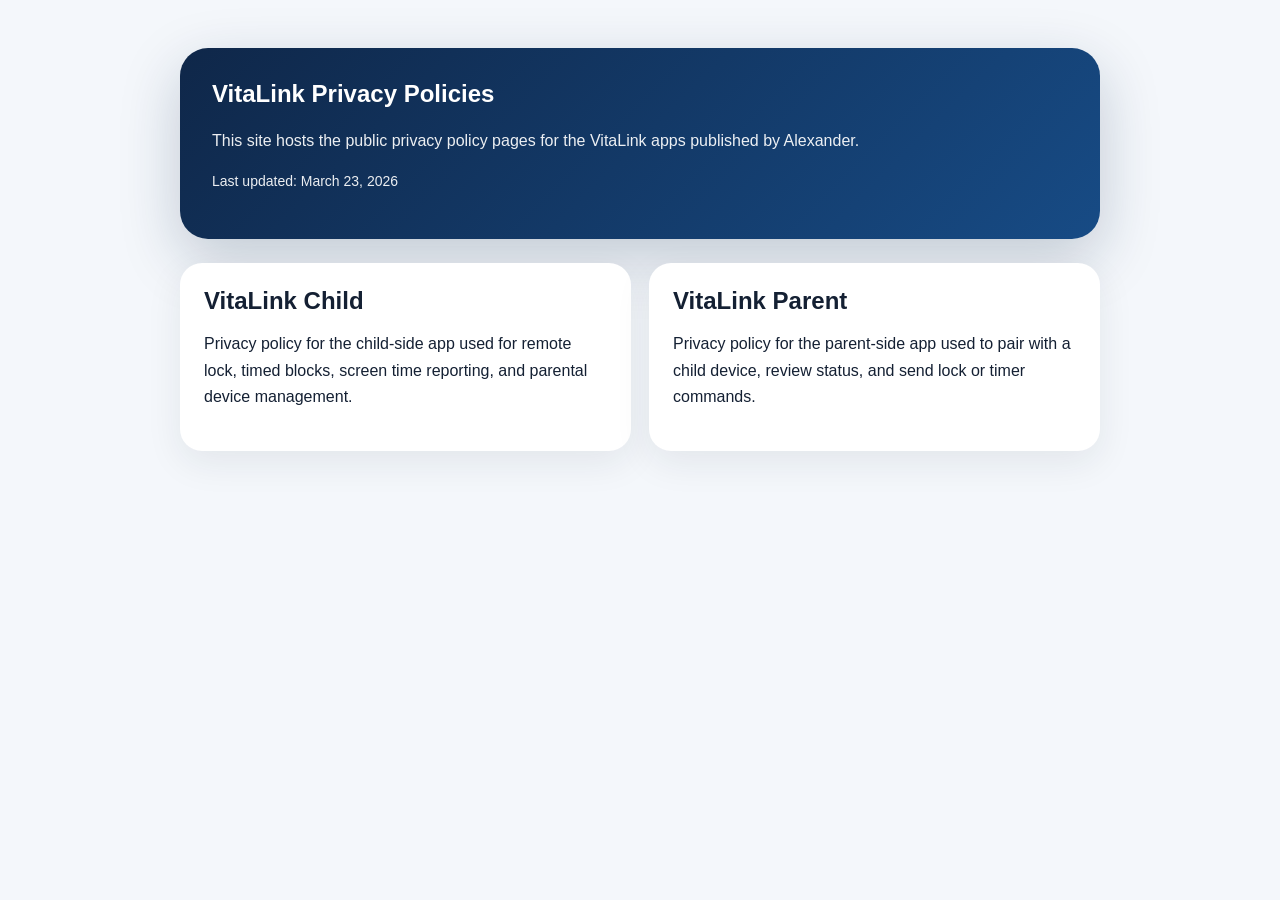
<file: index.html>
<!doctype html>
<html lang="en">
  <head>
    <meta charset="utf-8" />
    <meta name="viewport" content="width=device-width, initial-scale=1" />
    <title>VitaLink Privacy Policies</title>
    <link rel="stylesheet" href="/privacy.css" />
  </head>
  <body>
    <main class="page">
      <section class="hero">
        <h1>VitaLink Privacy Policies</h1>
        <p>
          This site hosts the public privacy policy pages for the VitaLink apps
          published by Alexander.
        </p>
        <p class="meta">Last updated: March 23, 2026</p>
      </section>

      <section class="grid">
        <a class="tile" href="/vitalink-child-privacy.html">
          <h2>VitaLink Child</h2>
          <p>
            Privacy policy for the child-side app used for remote lock,
            timed blocks, screen time reporting, and parental device
            management.
          </p>
        </a>

        <a class="tile" href="/vitalink-parent-privacy.html">
          <h2>VitaLink Parent</h2>
          <p>
            Privacy policy for the parent-side app used to pair with a child
            device, review status, and send lock or timer commands.
          </p>
        </a>
      </section>
    </main>
  </body>
</html>
</file>
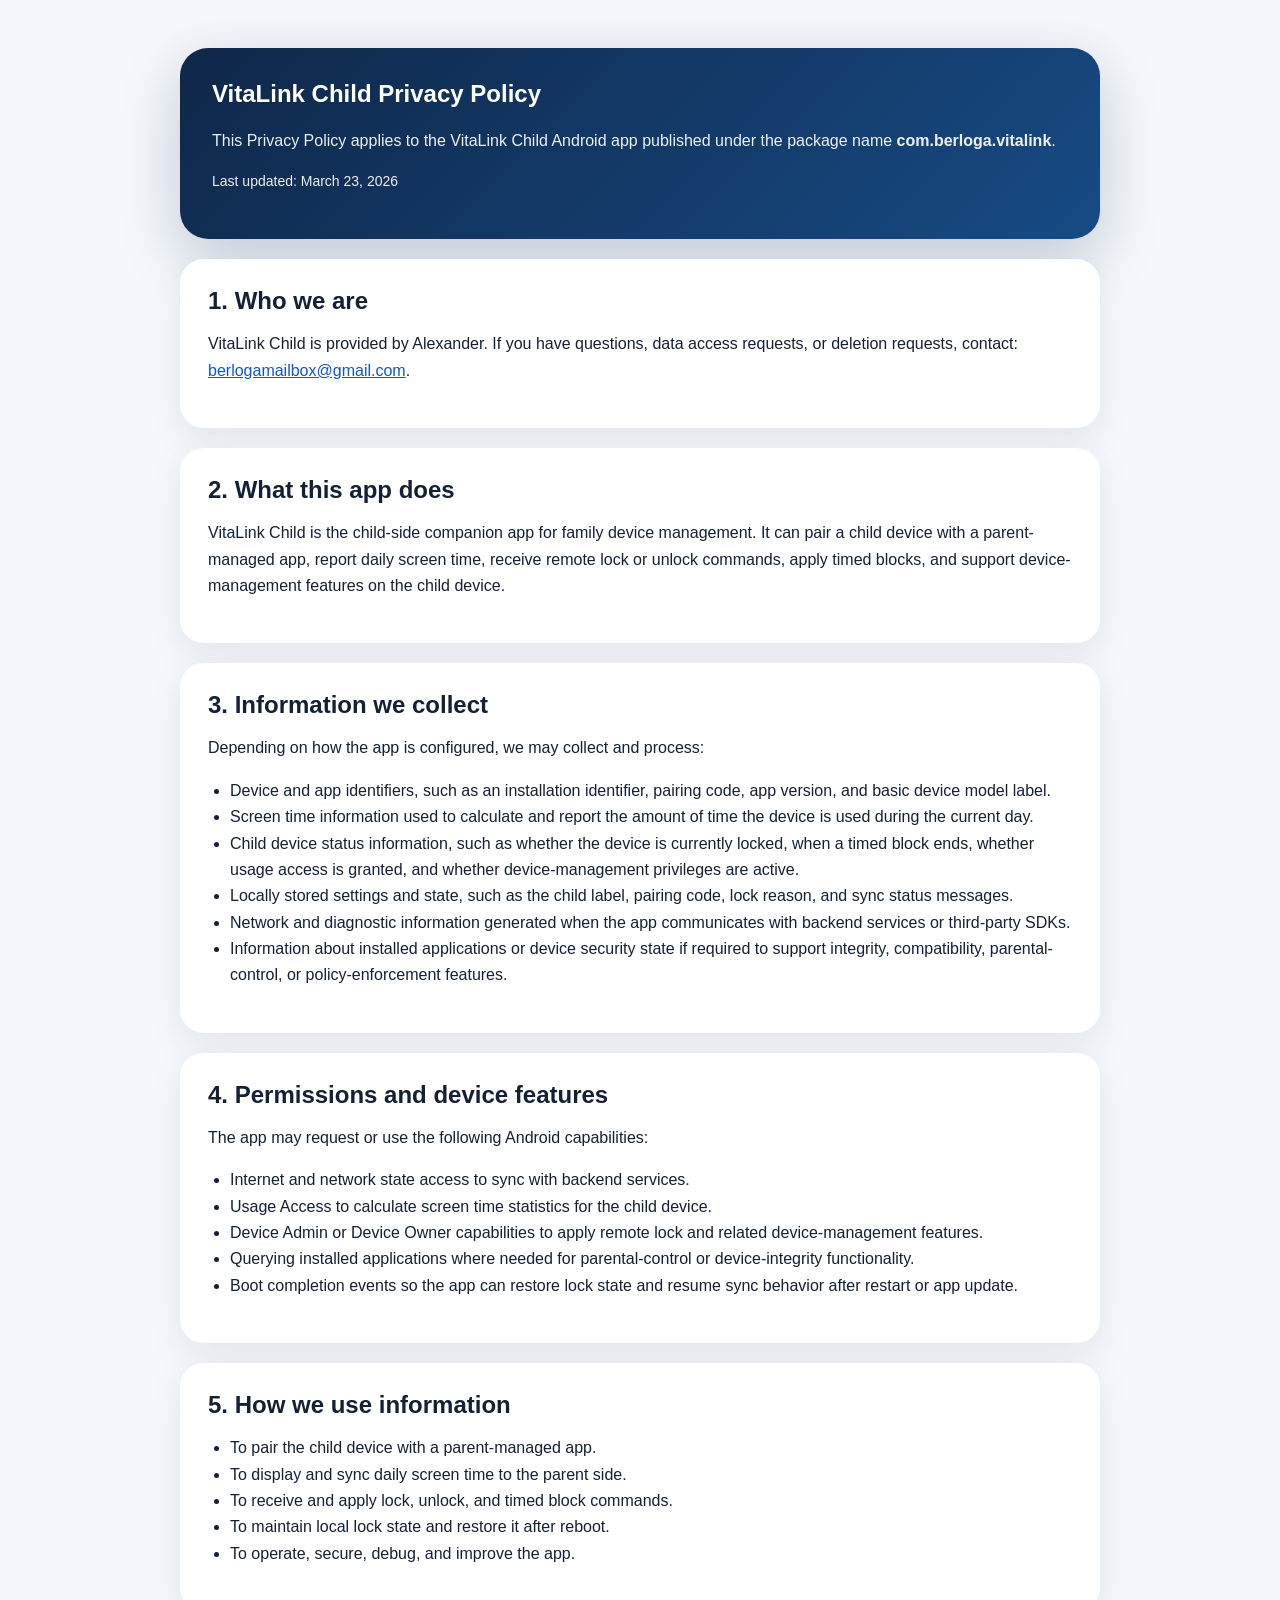
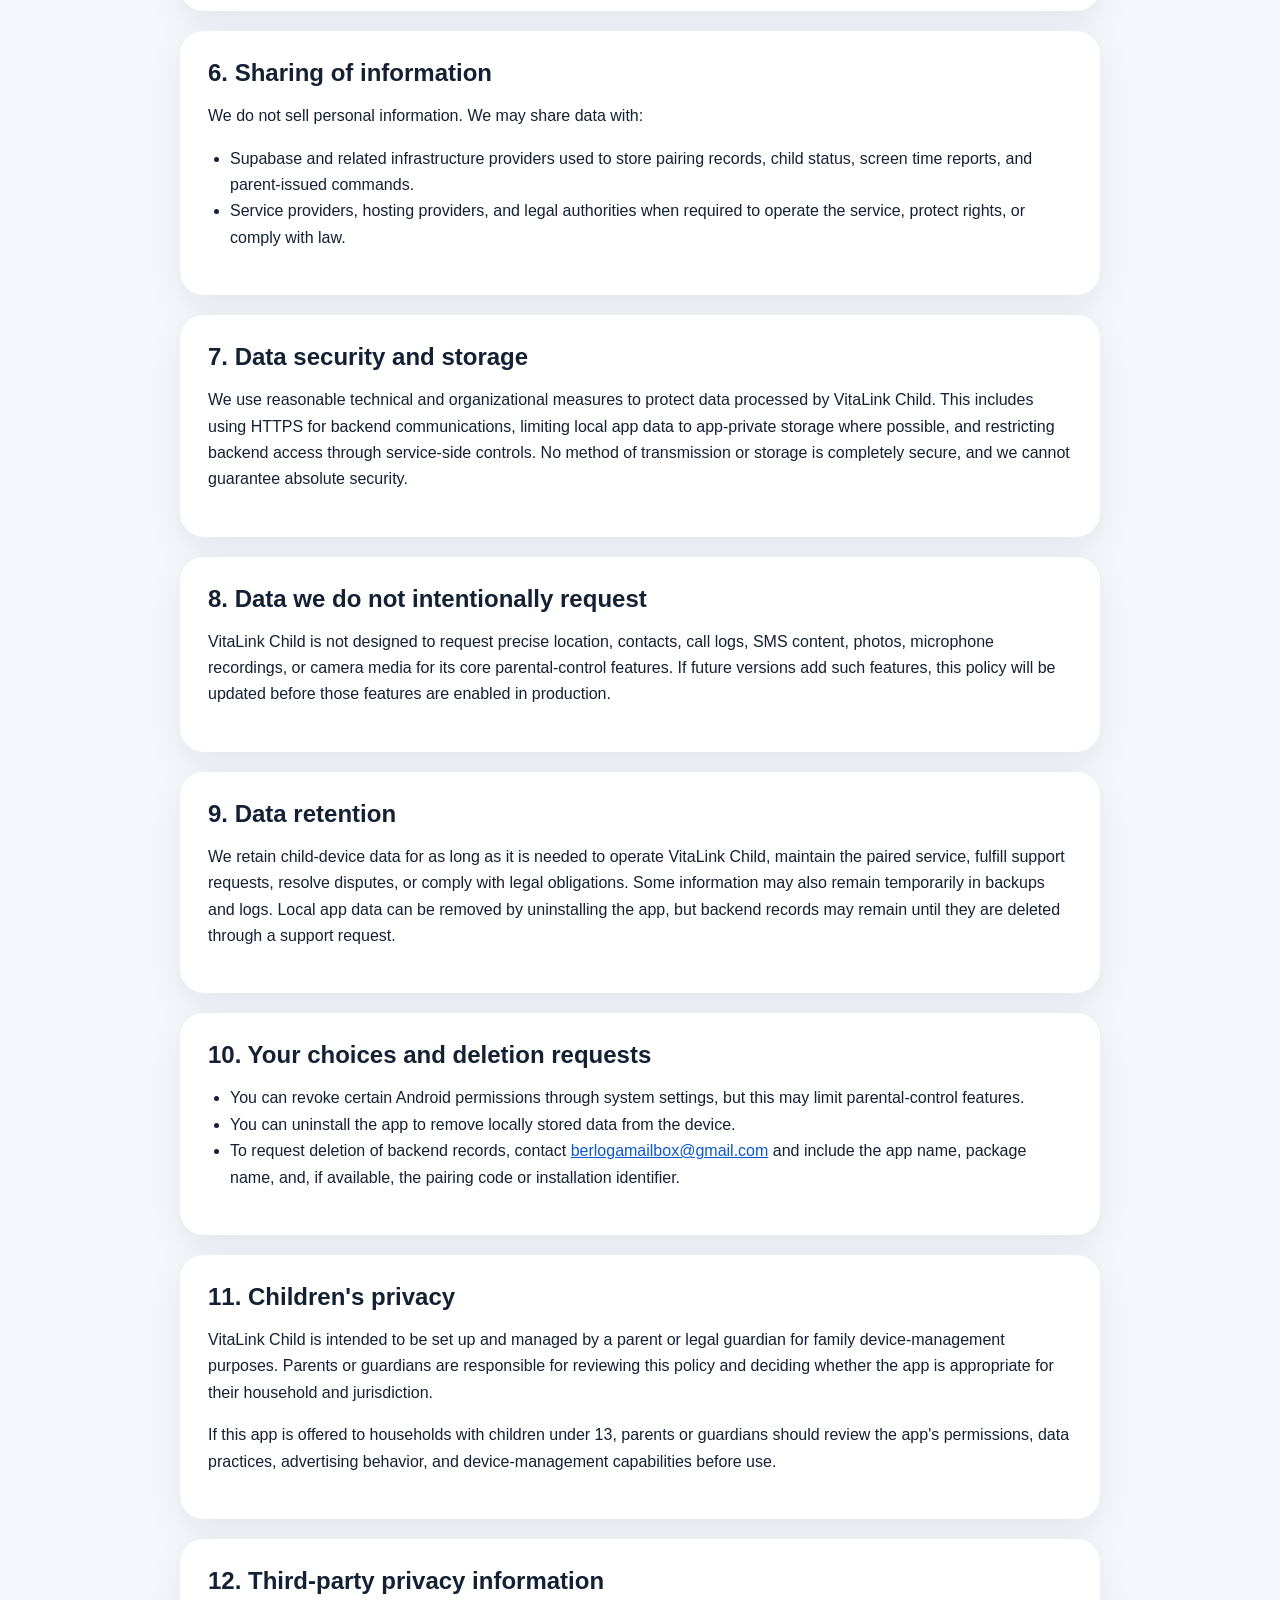
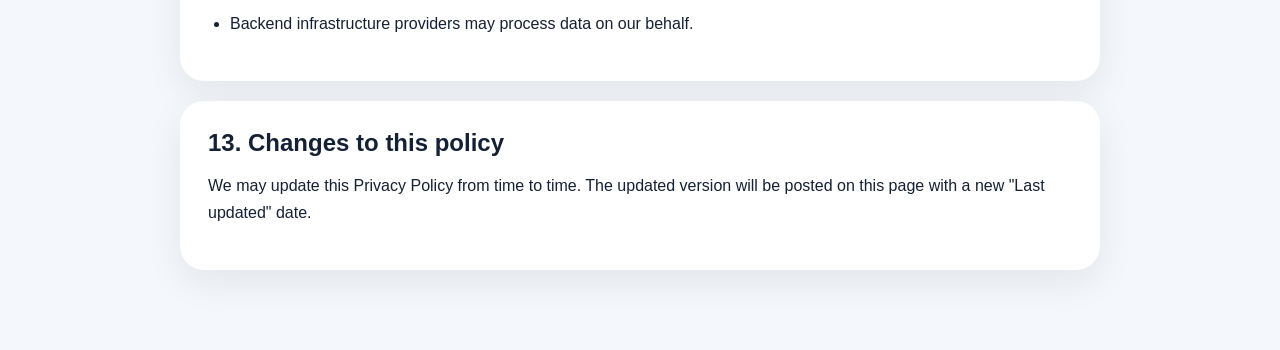
<file: vitalink-child-privacy.html>
<!doctype html>
<html lang="en">
  <head>
    <meta charset="utf-8" />
    <meta name="viewport" content="width=device-width, initial-scale=1" />
    <title>VitaLink Child Privacy Policy</title>
    <link rel="stylesheet" href="/privacy.css" />
  </head>
  <body>
    <main class="page">
      <section class="hero">
        <h1>VitaLink Child Privacy Policy</h1>
        <p>
          This Privacy Policy applies to the VitaLink Child Android app
          published under the package name <strong>com.berloga.vitalink</strong>.
        </p>
        <p class="meta">Last updated: March 23, 2026</p>
      </section>

      <section class="card">
        <h2>1. Who we are</h2>
        <p>
          VitaLink Child is provided by Alexander. If you have questions,
          data access requests, or deletion requests, contact:
          <a href="mailto:berlogamailbox@gmail.com">berlogamailbox@gmail.com</a>.
        </p>
      </section>

      <section class="card">
        <h2>2. What this app does</h2>
        <p>
          VitaLink Child is the child-side companion app for family device
          management. It can pair a child device with a parent-managed app,
          report daily screen time, receive remote lock or unlock commands,
          apply timed blocks, and support device-management features on the
          child device.
        </p>
      </section>

      <section class="card">
        <h2>3. Information we collect</h2>
        <p>Depending on how the app is configured, we may collect and process:</p>
        <ul>
          <li>
            Device and app identifiers, such as an installation identifier,
            pairing code, app version, and basic device model label.
          </li>
          <li>
            Screen time information used to calculate and report the amount of
            time the device is used during the current day.
          </li>
          <li>
            Child device status information, such as whether the device is
            currently locked, when a timed block ends, whether usage access is
            granted, and whether device-management privileges are active.
          </li>
          <li>
            Locally stored settings and state, such as the child label, pairing
            code, lock reason, and sync status messages.
          </li>
          <li>
            Network and diagnostic information generated when the app communicates
            with backend services or third-party SDKs.
          </li>
          <li>
            Information about installed applications or device security state if
            required to support integrity, compatibility, parental-control, or
            policy-enforcement features.
          </li>
        </ul>
      </section>

      <section class="card">
        <h2>4. Permissions and device features</h2>
        <p>The app may request or use the following Android capabilities:</p>
        <ul>
          <li>
            Internet and network state access to sync with backend services.
          </li>
          <li>
            Usage Access to calculate screen time statistics for the child device.
          </li>
          <li>
            Device Admin or Device Owner capabilities to apply remote lock and
            related device-management features.
          </li>
          <li>
            Querying installed applications where needed for parental-control or
            device-integrity functionality.
          </li>
          <li>
            Boot completion events so the app can restore lock state and resume
            sync behavior after restart or app update.
          </li>
        </ul>
      </section>

      <section class="card">
        <h2>5. How we use information</h2>
        <ul>
          <li>To pair the child device with a parent-managed app.</li>
          <li>To display and sync daily screen time to the parent side.</li>
          <li>To receive and apply lock, unlock, and timed block commands.</li>
          <li>To maintain local lock state and restore it after reboot.</li>
          <li>To operate, secure, debug, and improve the app.</li>
        </ul>
      </section>

      <section class="card">
        <h2>6. Sharing of information</h2>
        <p>We do not sell personal information. We may share data with:</p>
        <ul>
          <li>
            Supabase and related infrastructure providers used to store pairing
            records, child status, screen time reports, and parent-issued commands.
          </li>
          <li>
            Service providers, hosting providers, and legal authorities when
            required to operate the service, protect rights, or comply with law.
          </li>
        </ul>
      </section>

      <section class="card">
        <h2>7. Data security and storage</h2>
        <p>
          We use reasonable technical and organizational measures to protect data
          processed by VitaLink Child. This includes using HTTPS for backend
          communications, limiting local app data to app-private storage where
          possible, and restricting backend access through service-side controls.
          No method of transmission or storage is completely secure, and we cannot
          guarantee absolute security.
        </p>
      </section>

      <section class="card">
        <h2>8. Data we do not intentionally request</h2>
        <p>
          VitaLink Child is not designed to request precise location, contacts,
          call logs, SMS content, photos, microphone recordings, or camera media
          for its core parental-control features. If future versions add such
          features, this policy will be updated before those features are enabled
          in production.
        </p>
      </section>

      <section class="card">
        <h2>9. Data retention</h2>
        <p>
          We retain child-device data for as long as it is needed to operate
          VitaLink Child, maintain the paired service, fulfill support requests,
          resolve disputes, or comply with legal obligations. Some information
          may also remain temporarily in backups and logs. Local app data can be
          removed by uninstalling the app, but backend records may remain until
          they are deleted through a support request.
        </p>
      </section>

      <section class="card">
        <h2>10. Your choices and deletion requests</h2>
        <ul>
          <li>
            You can revoke certain Android permissions through system settings,
            but this may limit parental-control features.
          </li>
          <li>
            You can uninstall the app to remove locally stored data from the device.
          </li>
          <li>
            To request deletion of backend records, contact
            <a href="mailto:berlogamailbox@gmail.com">berlogamailbox@gmail.com</a>
            and include the app name, package name, and, if available, the pairing
            code or installation identifier.
          </li>
        </ul>
      </section>

      <section class="card">
        <h2>11. Children's privacy</h2>
        <p>
          VitaLink Child is intended to be set up and managed by a parent or legal
          guardian for family device-management purposes. Parents or guardians are
          responsible for reviewing this policy and deciding whether the app is
          appropriate for their household and jurisdiction.
        </p>
        <p>
          If this app is offered to households with children under 13, parents
          or guardians should review the app's permissions, data practices,
          advertising behavior, and device-management capabilities before use.
        </p>
      </section>

      <section class="card">
        <h2>12. Third-party privacy information</h2>
        <ul>
          <li>Backend infrastructure providers may process data on our behalf.</li>
        </ul>
      </section>

      <section class="card">
        <h2>13. Changes to this policy</h2>
        <p>
          We may update this Privacy Policy from time to time. The updated version
          will be posted on this page with a new "Last updated" date.
        </p>
      </section>
    </main>
  </body>
</html>
</file>
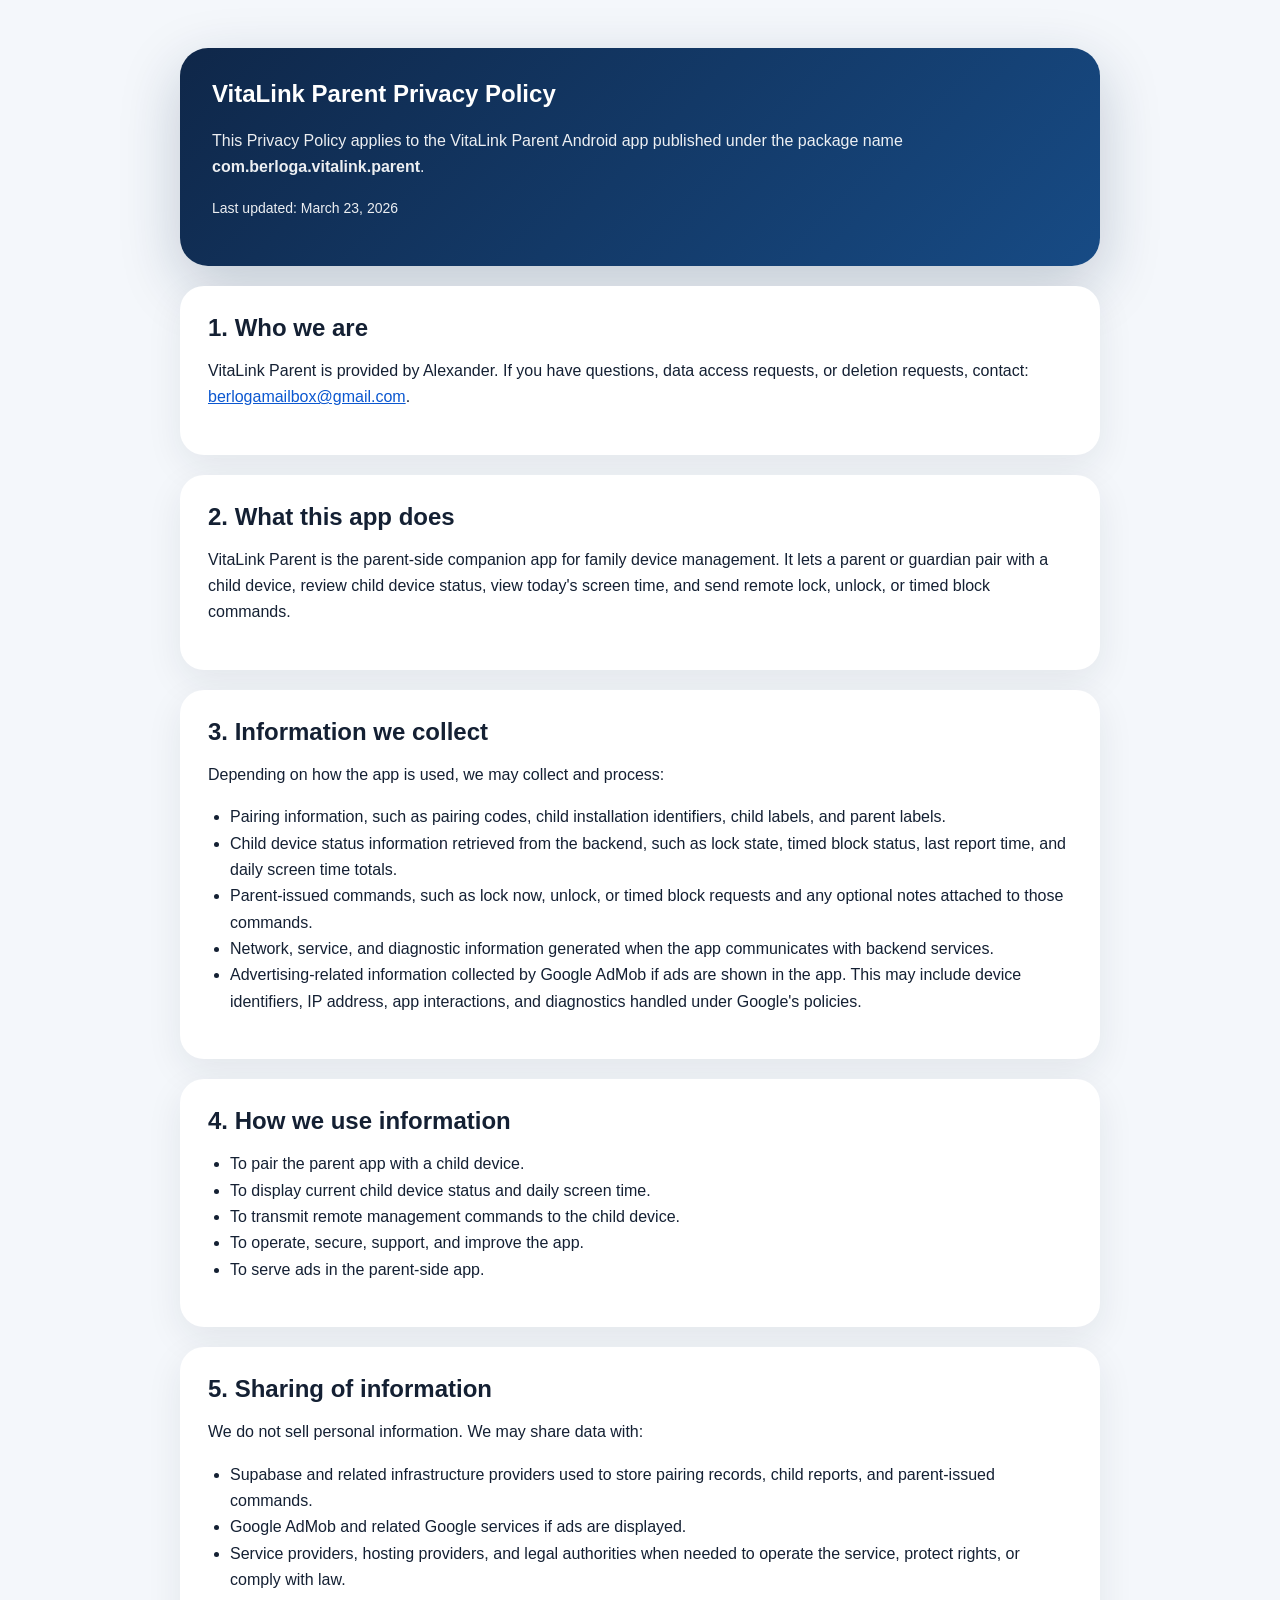
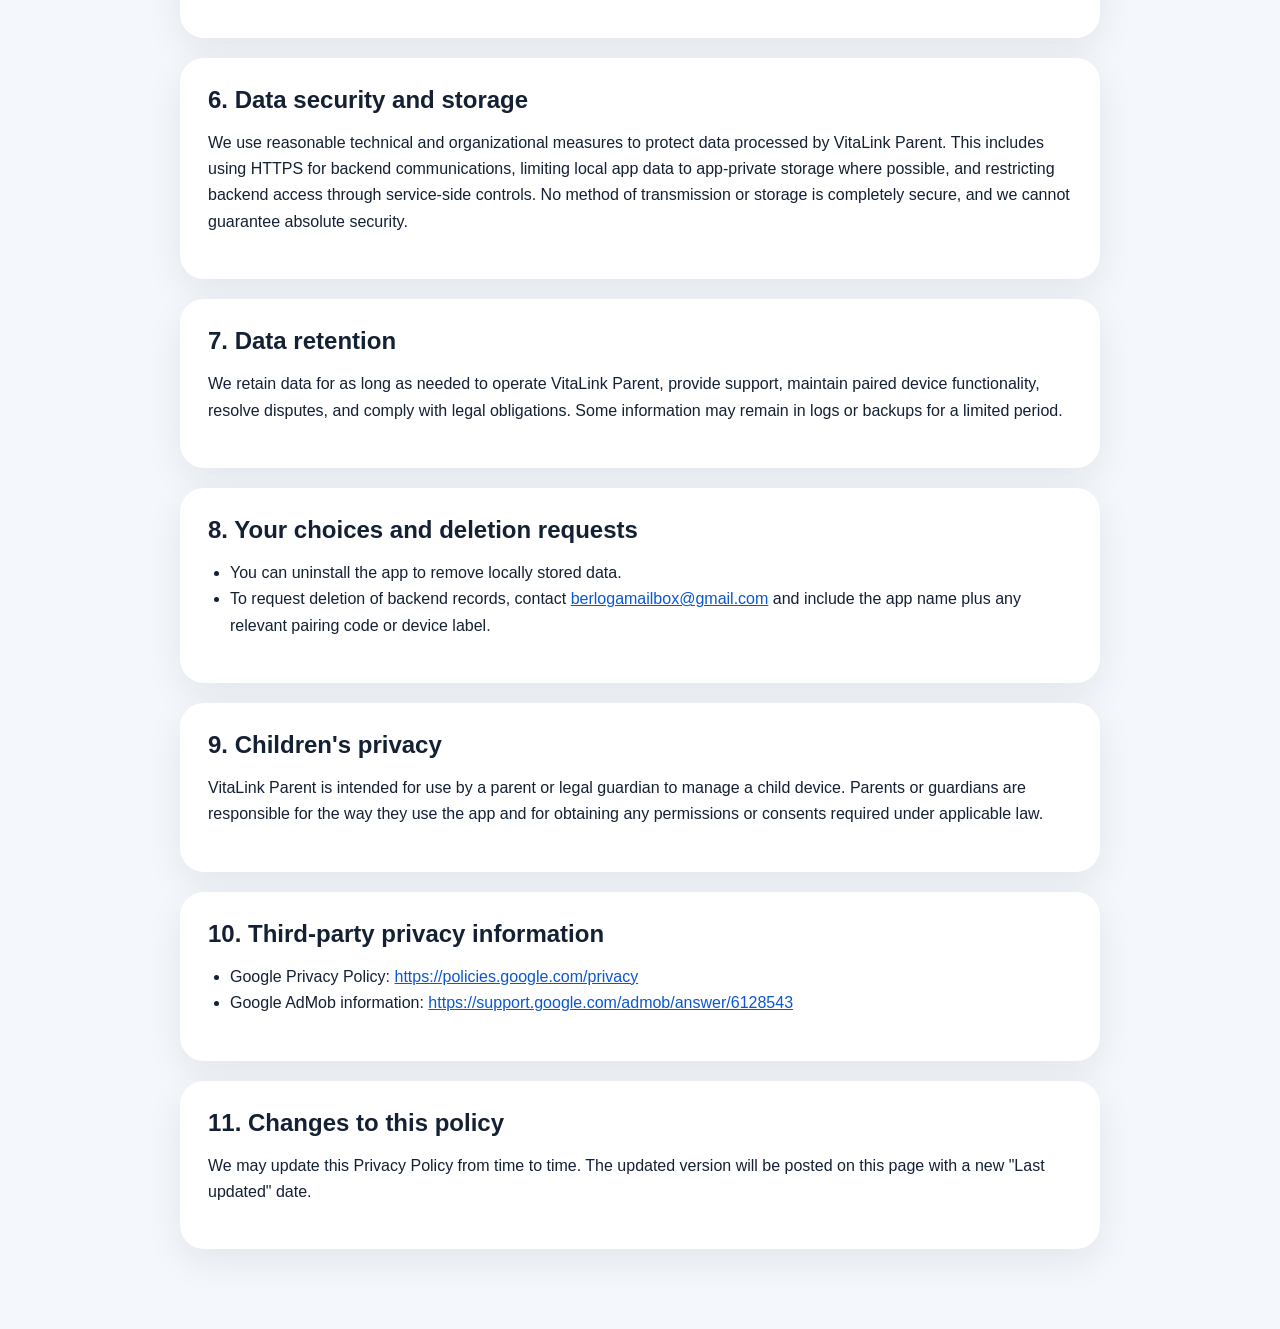
<file: vitalink-parent-privacy.html>
<!doctype html>
<html lang="en">
  <head>
    <meta charset="utf-8" />
    <meta name="viewport" content="width=device-width, initial-scale=1" />
    <title>VitaLink Parent Privacy Policy</title>
    <link rel="stylesheet" href="/privacy.css" />
  </head>
  <body>
    <main class="page">
      <section class="hero">
        <h1>VitaLink Parent Privacy Policy</h1>
        <p>
          This Privacy Policy applies to the VitaLink Parent Android app
          published under the package name
          <strong>com.berloga.vitalink.parent</strong>.
        </p>
        <p class="meta">Last updated: March 23, 2026</p>
      </section>

      <section class="card">
        <h2>1. Who we are</h2>
        <p>
          VitaLink Parent is provided by Alexander. If you have questions,
          data access requests, or deletion requests, contact:
          <a href="mailto:berlogamailbox@gmail.com">berlogamailbox@gmail.com</a>.
        </p>
      </section>

      <section class="card">
        <h2>2. What this app does</h2>
        <p>
          VitaLink Parent is the parent-side companion app for family device
          management. It lets a parent or guardian pair with a child device,
          review child device status, view today's screen time, and send remote
          lock, unlock, or timed block commands.
        </p>
      </section>

      <section class="card">
        <h2>3. Information we collect</h2>
        <p>Depending on how the app is used, we may collect and process:</p>
        <ul>
          <li>
            Pairing information, such as pairing codes, child installation
            identifiers, child labels, and parent labels.
          </li>
          <li>
            Child device status information retrieved from the backend, such as
            lock state, timed block status, last report time, and daily screen
            time totals.
          </li>
          <li>
            Parent-issued commands, such as lock now, unlock, or timed block
            requests and any optional notes attached to those commands.
          </li>
          <li>
            Network, service, and diagnostic information generated when the app
            communicates with backend services.
          </li>
          <li>
            Advertising-related information collected by Google AdMob if ads are
            shown in the app. This may include device identifiers, IP address,
            app interactions, and diagnostics handled under Google's policies.
          </li>
        </ul>
      </section>

      <section class="card">
        <h2>4. How we use information</h2>
        <ul>
          <li>To pair the parent app with a child device.</li>
          <li>To display current child device status and daily screen time.</li>
          <li>To transmit remote management commands to the child device.</li>
          <li>To operate, secure, support, and improve the app.</li>
          <li>To serve ads in the parent-side app.</li>
        </ul>
      </section>

      <section class="card">
        <h2>5. Sharing of information</h2>
        <p>We do not sell personal information. We may share data with:</p>
        <ul>
          <li>
            Supabase and related infrastructure providers used to store pairing
            records, child reports, and parent-issued commands.
          </li>
          <li>
            Google AdMob and related Google services if ads are displayed.
          </li>
          <li>
            Service providers, hosting providers, and legal authorities when
            needed to operate the service, protect rights, or comply with law.
          </li>
        </ul>
      </section>

      <section class="card">
        <h2>6. Data security and storage</h2>
        <p>
          We use reasonable technical and organizational measures to protect data
          processed by VitaLink Parent. This includes using HTTPS for backend
          communications, limiting local app data to app-private storage where
          possible, and restricting backend access through service-side controls.
          No method of transmission or storage is completely secure, and we cannot
          guarantee absolute security.
        </p>
      </section>

      <section class="card">
        <h2>7. Data retention</h2>
        <p>
          We retain data for as long as needed to operate VitaLink Parent,
          provide support, maintain paired device functionality, resolve disputes,
          and comply with legal obligations. Some information may remain in logs
          or backups for a limited period.
        </p>
      </section>

      <section class="card">
        <h2>8. Your choices and deletion requests</h2>
        <ul>
          <li>You can uninstall the app to remove locally stored data.</li>
          <li>
            To request deletion of backend records, contact
            <a href="mailto:berlogamailbox@gmail.com">berlogamailbox@gmail.com</a>
            and include the app name plus any relevant pairing code or device label.
          </li>
        </ul>
      </section>

      <section class="card">
        <h2>9. Children's privacy</h2>
        <p>
          VitaLink Parent is intended for use by a parent or legal guardian to
          manage a child device. Parents or guardians are responsible for the way
          they use the app and for obtaining any permissions or consents required
          under applicable law.
        </p>
      </section>

      <section class="card">
        <h2>10. Third-party privacy information</h2>
        <ul>
          <li>
            Google Privacy Policy:
            <a href="https://policies.google.com/privacy">https://policies.google.com/privacy</a>
          </li>
          <li>
            Google AdMob information:
            <a href="https://support.google.com/admob/answer/6128543">https://support.google.com/admob/answer/6128543</a>
          </li>
        </ul>
      </section>

      <section class="card">
        <h2>11. Changes to this policy</h2>
        <p>
          We may update this Privacy Policy from time to time. The updated version
          will be posted on this page with a new "Last updated" date.
        </p>
      </section>
    </main>
  </body>
</html>
</file>
<file: privacy.css>
body {
  margin: 0;
  font-family: -apple-system, BlinkMacSystemFont, "Segoe UI", sans-serif;
  background: #f4f7fb;
  color: #142033;
}

a {
  color: #0b57d0;
}

.page {
  max-width: 920px;
  margin: 0 auto;
  padding: 48px 20px 80px;
}

.hero {
  background: linear-gradient(135deg, #0f2749 0%, #174b85 100%);
  color: #ffffff;
  border-radius: 28px;
  padding: 32px;
  box-shadow: 0 20px 60px rgba(15, 39, 73, 0.22);
}

.hero p,
.hero a {
  color: rgba(255, 255, 255, 0.92);
}

.card {
  background: #ffffff;
  border-radius: 24px;
  padding: 28px;
  margin-top: 20px;
  box-shadow: 0 12px 36px rgba(20, 32, 51, 0.08);
}

h1,
h2 {
  margin-top: 0;
}

h2 {
  margin-bottom: 10px;
}

p,
li {
  line-height: 1.65;
}

ul {
  padding-left: 22px;
}

.meta {
  font-size: 14px;
  color: #5d6b82;
}

.grid {
  display: grid;
  grid-template-columns: repeat(auto-fit, minmax(240px, 1fr));
  gap: 18px;
  margin-top: 24px;
}

.tile {
  display: block;
  text-decoration: none;
  color: inherit;
  background: #ffffff;
  border-radius: 22px;
  padding: 24px;
  box-shadow: 0 12px 36px rgba(20, 32, 51, 0.08);
}

.tile h2 {
  margin-bottom: 8px;
}
</file>
